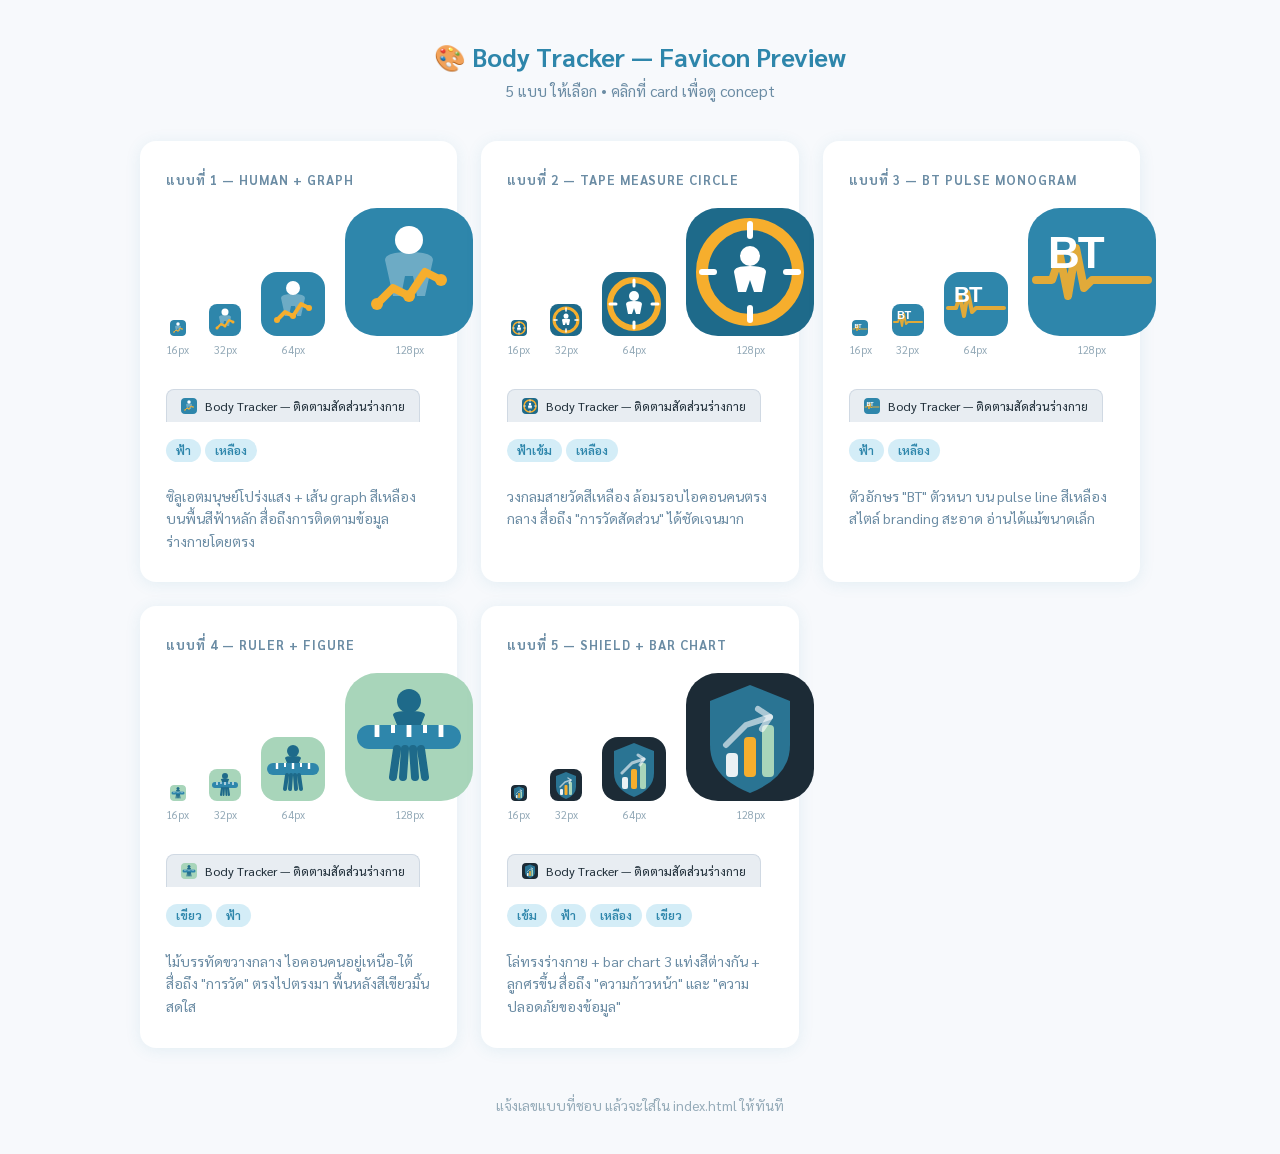
<file: favicon-preview.html>
<!DOCTYPE html>
<html lang="th">
<head>
  <meta charset="UTF-8">
  <meta name="viewport" content="width=device-width, initial-scale=1.0">
  <title>Favicon Preview — Body Tracker</title>
  <link href="https://fonts.googleapis.com/css2?family=Sarabun:wght@400;600;700&display=swap" rel="stylesheet">
  <style>
    * { margin: 0; padding: 0; box-sizing: border-box; }
    body {
      font-family: 'Sarabun', sans-serif;
      background: #F7F9FC;
      color: #1C2B36;
      padding: 40px 24px;
    }
    h1 {
      text-align: center;
      font-size: 1.6rem;
      font-weight: 700;
      color: #2E86AB;
      margin-bottom: 8px;
    }
    .subtitle {
      text-align: center;
      color: #6B8CA4;
      margin-bottom: 40px;
      font-size: 0.95rem;
    }
    .grid {
      display: grid;
      grid-template-columns: repeat(auto-fit, minmax(280px, 1fr));
      gap: 24px;
      max-width: 1000px;
      margin: 0 auto;
    }
    .card {
      background: white;
      border-radius: 16px;
      padding: 28px 24px;
      box-shadow: 0 2px 16px rgba(46,134,171,0.10);
      border: 2px solid transparent;
      transition: border-color 0.2s, box-shadow 0.2s;
      cursor: pointer;
    }
    .card:hover {
      border-color: #2E86AB;
      box-shadow: 0 4px 24px rgba(46,134,171,0.22);
    }
    .card-title {
      font-size: 0.8rem;
      font-weight: 700;
      color: #6B8CA4;
      text-transform: uppercase;
      letter-spacing: 1px;
      margin-bottom: 20px;
    }
    .sizes-row {
      display: flex;
      align-items: flex-end;
      gap: 20px;
      margin-bottom: 20px;
    }
    .size-item {
      display: flex;
      flex-direction: column;
      align-items: center;
      gap: 6px;
    }
    .size-label {
      font-size: 0.7rem;
      color: #94aab8;
    }
    .size-item img {
      image-rendering: pixelated;
      border-radius: 3px;
    }
    /* Simulated browser tab */
    .tab-sim {
      background: #e8edf2;
      border-radius: 8px 8px 0 0;
      padding: 8px 14px;
      display: inline-flex;
      align-items: center;
      gap: 8px;
      font-size: 0.78rem;
      color: #1C2B36;
      border: 1px solid #d0d9e3;
      border-bottom: none;
      margin-top: 12px;
    }
    .tab-sim img { border-radius: 2px; }
    .concept {
      font-size: 0.88rem;
      color: #6B8CA4;
      margin-top: 16px;
      line-height: 1.6;
    }
    .badge {
      display: inline-block;
      background: #d4edf7;
      color: #2E86AB;
      border-radius: 20px;
      padding: 2px 10px;
      font-size: 0.75rem;
      font-weight: 600;
      margin-right: 4px;
    }
    .footer {
      text-align: center;
      margin-top: 48px;
      color: #94aab8;
      font-size: 0.85rem;
    }
  </style>
</head>
<body>

<h1>🎨 Body Tracker — Favicon Preview</h1>
<p class="subtitle">5 แบบ ให้เลือก • คลิกที่ card เพื่อดู concept</p>

<div class="grid">

  <!-- Option 1 -->
  <div class="card">
    <div class="card-title">แบบที่ 1 — Human + Graph</div>
    <div class="sizes-row">
      <div class="size-item">
        <img src="favicon-1.svg" width="16" height="16" alt="16px">
        <span class="size-label">16px</span>
      </div>
      <div class="size-item">
        <img src="favicon-1.svg" width="32" height="32" alt="32px">
        <span class="size-label">32px</span>
      </div>
      <div class="size-item">
        <img src="favicon-1.svg" width="64" height="64" alt="64px">
        <span class="size-label">64px</span>
      </div>
      <div class="size-item">
        <img src="favicon-1.svg" width="128" height="128" alt="128px">
        <span class="size-label">128px</span>
      </div>
    </div>
    <div class="tab-sim">
      <img src="favicon-1.svg" width="16" height="16">
      Body Tracker — ติดตามสัดส่วนร่างกาย
    </div>
    <p class="concept">
      <span class="badge">ฟ้า</span><span class="badge">เหลือง</span><br><br>
      ซิลูเอตมนุษย์โปร่งแสง + เส้น graph สีเหลือง บนพื้นสีฟ้าหลัก
      สื่อถึงการติดตามข้อมูลร่างกายโดยตรง
    </p>
  </div>

  <!-- Option 2 -->
  <div class="card">
    <div class="card-title">แบบที่ 2 — Tape Measure Circle</div>
    <div class="sizes-row">
      <div class="size-item">
        <img src="favicon-2.svg" width="16" height="16" alt="16px">
        <span class="size-label">16px</span>
      </div>
      <div class="size-item">
        <img src="favicon-2.svg" width="32" height="32" alt="32px">
        <span class="size-label">32px</span>
      </div>
      <div class="size-item">
        <img src="favicon-2.svg" width="64" height="64" alt="64px">
        <span class="size-label">64px</span>
      </div>
      <div class="size-item">
        <img src="favicon-2.svg" width="128" height="128" alt="128px">
        <span class="size-label">128px</span>
      </div>
    </div>
    <div class="tab-sim">
      <img src="favicon-2.svg" width="16" height="16">
      Body Tracker — ติดตามสัดส่วนร่างกาย
    </div>
    <p class="concept">
      <span class="badge">ฟ้าเข้ม</span><span class="badge">เหลือง</span><br><br>
      วงกลมสายวัดสีเหลือง ล้อมรอบไอคอนคนตรงกลาง
      สื่อถึง "การวัดสัดส่วน" ได้ชัดเจนมาก
    </p>
  </div>

  <!-- Option 3 -->
  <div class="card">
    <div class="card-title">แบบที่ 3 — BT Pulse Monogram</div>
    <div class="sizes-row">
      <div class="size-item">
        <img src="favicon-3.svg" width="16" height="16" alt="16px">
        <span class="size-label">16px</span>
      </div>
      <div class="size-item">
        <img src="favicon-3.svg" width="32" height="32" alt="32px">
        <span class="size-label">32px</span>
      </div>
      <div class="size-item">
        <img src="favicon-3.svg" width="64" height="64" alt="64px">
        <span class="size-label">64px</span>
      </div>
      <div class="size-item">
        <img src="favicon-3.svg" width="128" height="128" alt="128px">
        <span class="size-label">128px</span>
      </div>
    </div>
    <div class="tab-sim">
      <img src="favicon-3.svg" width="16" height="16">
      Body Tracker — ติดตามสัดส่วนร่างกาย
    </div>
    <p class="concept">
      <span class="badge">ฟ้า</span><span class="badge">เหลือง</span><br><br>
      ตัวอักษร "BT" ตัวหนา บน pulse line สีเหลือง
      สไตล์ branding สะอาด อ่านได้แม้ขนาดเล็ก
    </p>
  </div>

  <!-- Option 4 -->
  <div class="card">
    <div class="card-title">แบบที่ 4 — Ruler + Figure</div>
    <div class="sizes-row">
      <div class="size-item">
        <img src="favicon-4.svg" width="16" height="16" alt="16px">
        <span class="size-label">16px</span>
      </div>
      <div class="size-item">
        <img src="favicon-4.svg" width="32" height="32" alt="32px">
        <span class="size-label">32px</span>
      </div>
      <div class="size-item">
        <img src="favicon-4.svg" width="64" height="64" alt="64px">
        <span class="size-label">64px</span>
      </div>
      <div class="size-item">
        <img src="favicon-4.svg" width="128" height="128" alt="128px">
        <span class="size-label">128px</span>
      </div>
    </div>
    <div class="tab-sim">
      <img src="favicon-4.svg" width="16" height="16">
      Body Tracker — ติดตามสัดส่วนร่างกาย
    </div>
    <p class="concept">
      <span class="badge">เขียว</span><span class="badge">ฟ้า</span><br><br>
      ไม้บรรทัดขวางกลาง ไอคอนคนอยู่เหนือ-ใต้
      สื่อถึง "การวัด" ตรงไปตรงมา พื้นหลังสีเขียวมิ้นสดใส
    </p>
  </div>

  <!-- Option 5 -->
  <div class="card">
    <div class="card-title">แบบที่ 5 — Shield + Bar Chart</div>
    <div class="sizes-row">
      <div class="size-item">
        <img src="favicon-5.svg" width="16" height="16" alt="16px">
        <span class="size-label">16px</span>
      </div>
      <div class="size-item">
        <img src="favicon-5.svg" width="32" height="32" alt="32px">
        <span class="size-label">32px</span>
      </div>
      <div class="size-item">
        <img src="favicon-5.svg" width="64" height="64" alt="64px">
        <span class="size-label">64px</span>
      </div>
      <div class="size-item">
        <img src="favicon-5.svg" width="128" height="128" alt="128px">
        <span class="size-label">128px</span>
      </div>
    </div>
    <div class="tab-sim">
      <img src="favicon-5.svg" width="16" height="16">
      Body Tracker — ติดตามสัดส่วนร่างกาย
    </div>
    <p class="concept">
      <span class="badge">เข้ม</span><span class="badge">ฟ้า</span><span class="badge">เหลือง</span><span class="badge">เขียว</span><br><br>
      โล่ทรงร่างกาย + bar chart 3 แท่งสีต่างกัน + ลูกศรขึ้น
      สื่อถึง "ความก้าวหน้า" และ "ความปลอดภัยของข้อมูล"
    </p>
  </div>

</div>

<p class="footer">แจ้งเลขแบบที่ชอบ แล้วจะใส่ใน index.html ให้ทันที</p>

</body>
</html>
</file>
